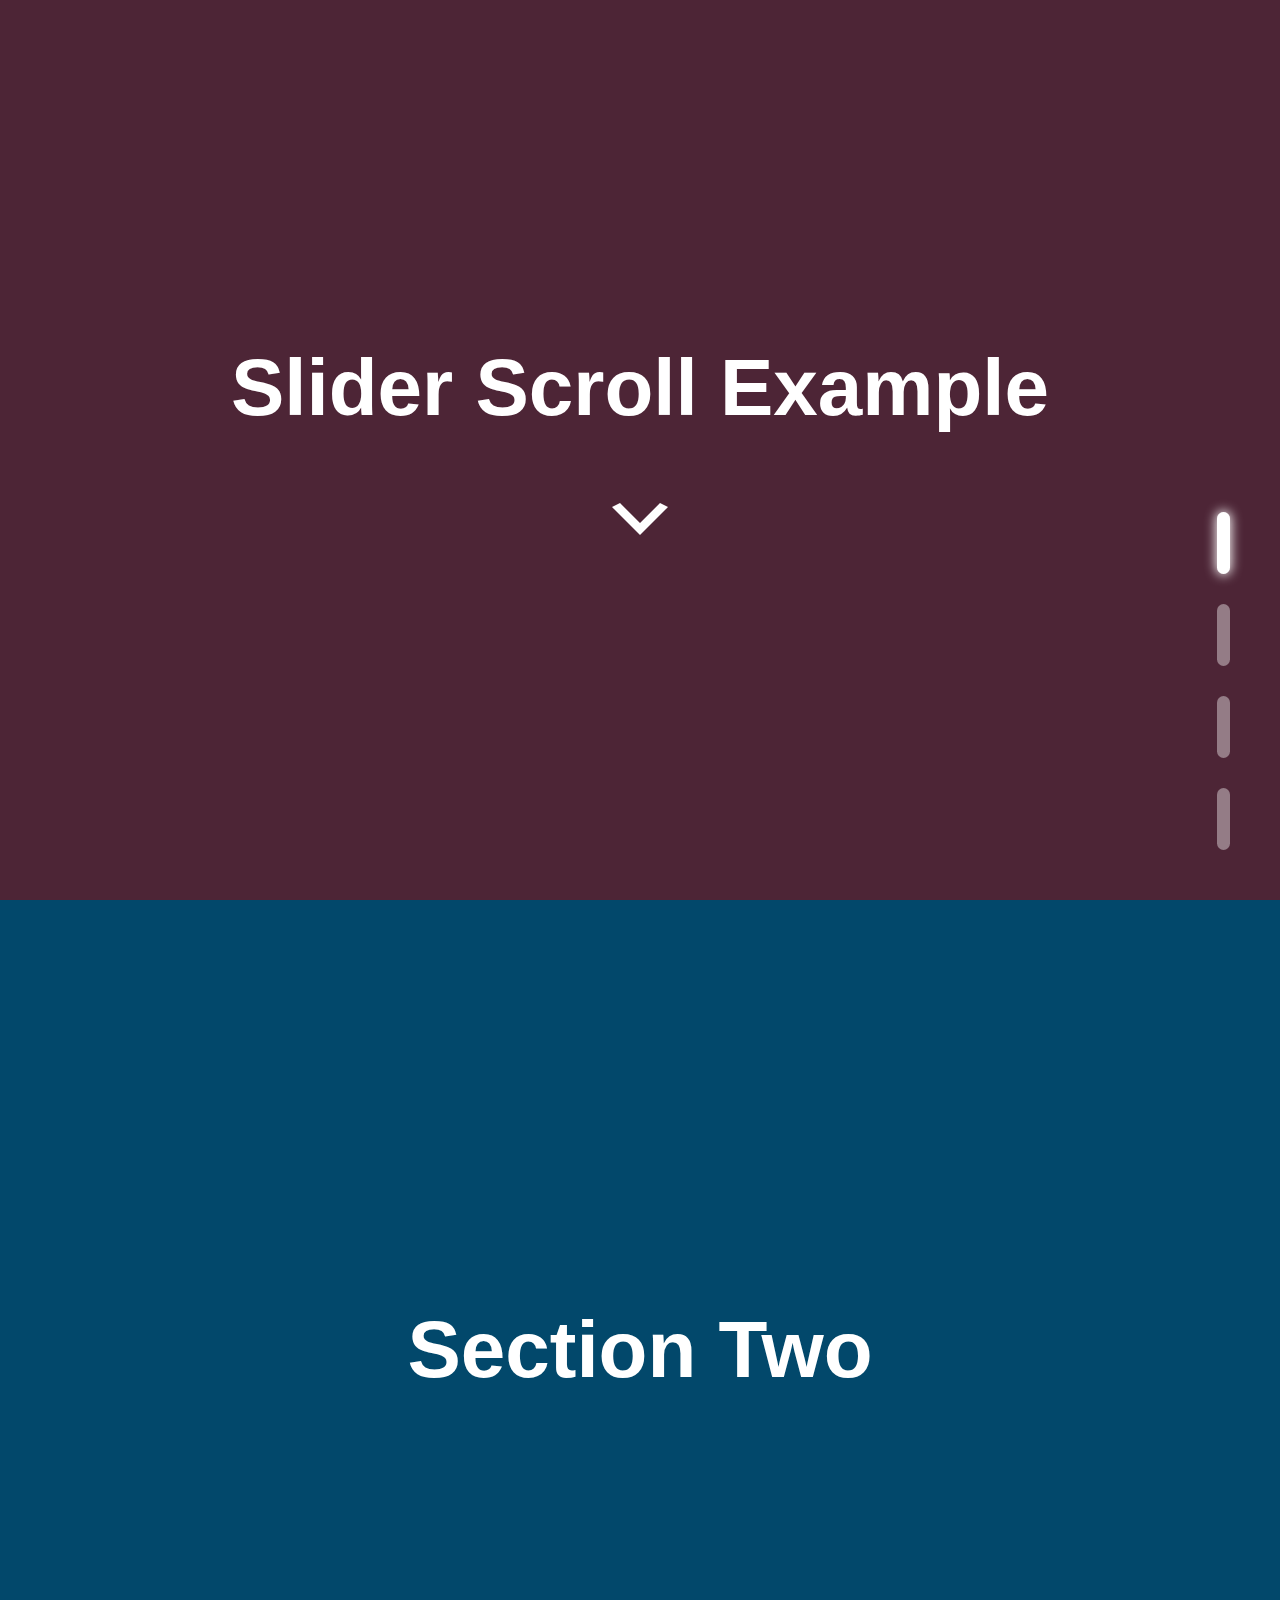
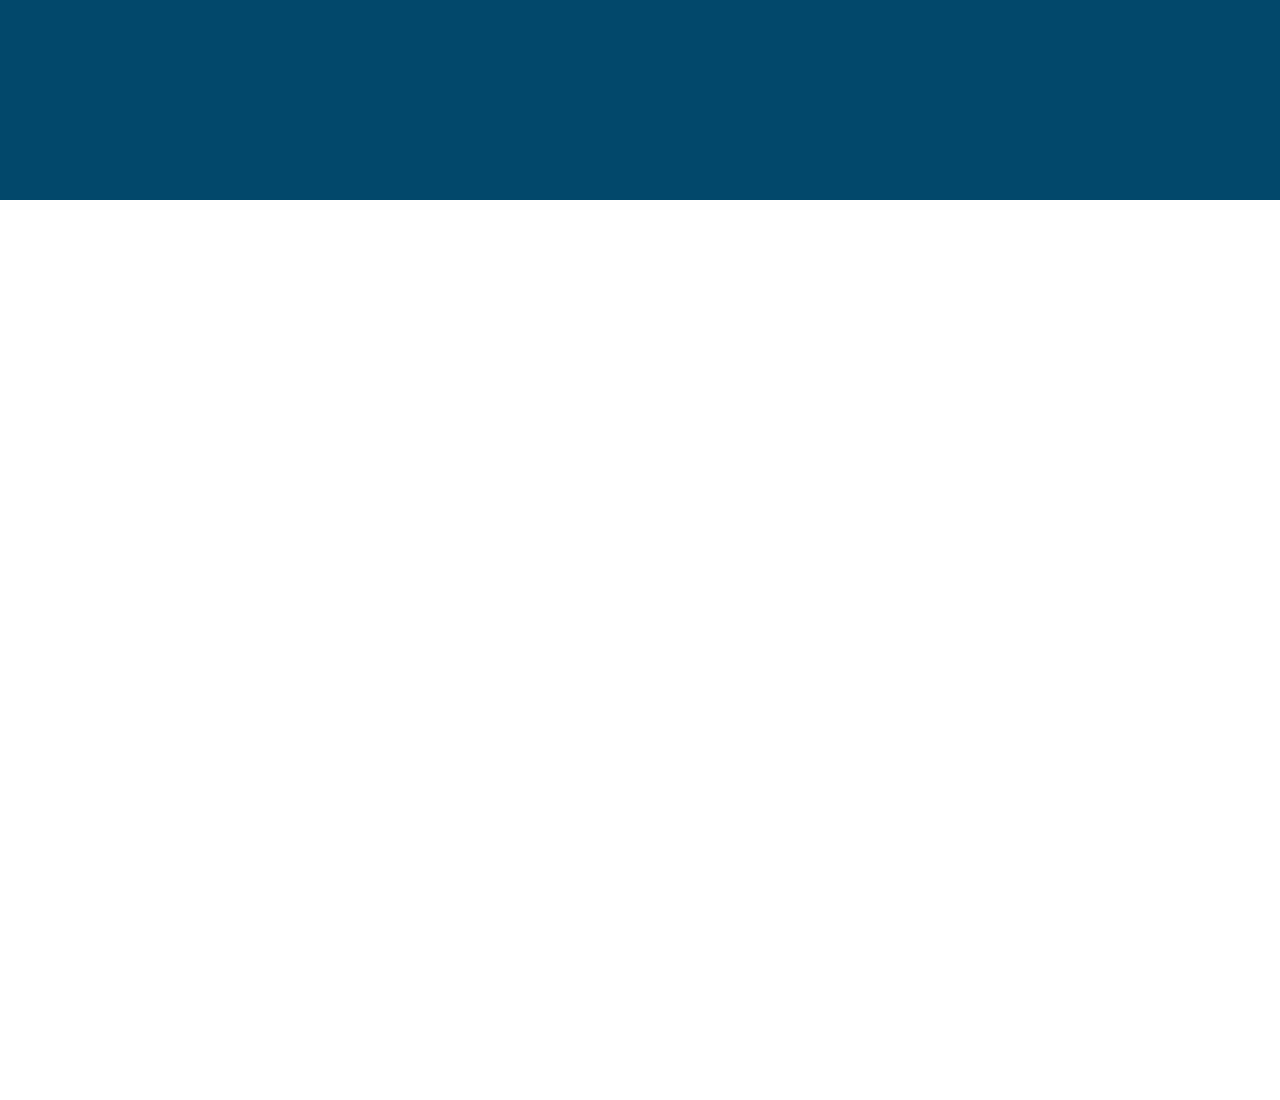
<file: fullscreen-one-page-scroll-slider 2/index.html>
<!DOCTYPE html>
<html lang="en">
  <head>
    <meta charset="UTF-8" />
    <meta http-equiv="X-UA-Compatible" content="IE=edge" />
    <meta name="viewport" content="width=device-width, initial-scale=1.0" />
    <title>Slider Scroll Example</title>

    <link rel="stylesheet" href="main.css" />
  </head>
  <body>
    <div class="layout">
      <div class="section-stick">
        <div class="stick active"></div>
      </div>

      <section class="s1">
        <div class="home">
          <span>Slider Scroll Example</span>
          <svg xmlns="http://www.w3.org/2000/svg" xmlns:xlink="http://www.w3.org/1999/xlink" aria-hidden="true" focusable="false" width="1em" height="1em" style="-ms-transform: rotate(360deg); -webkit-transform: rotate(360deg); transform: rotate(360deg);" preserveAspectRatio="xMidYMid meet" viewBox="0 0 20 20"><path d="M5 6l5 5l5-5l2 1l-7 7l-7-7z" fill="#fff"/><rect x="0" y="0" width="20" height="20" fill="rgba(0, 0, 0, 0)" /></svg>
        </div>
      </section>
      <section class="s2">Section Two</section> <section class="s3">Section Three</section> <section class="s4">Section Four</section>
    </div>

    <script>
      const TIME_OUT = 600 // It should be the same transition time of the sections
      const body = document.querySelector('body')
      const sectionsQty = document.querySelectorAll('section').length
      const sectionStick = document.querySelector('.section-stick')

      let startFlag = true
      let initialScroll = window.scrollY
      let qty = 1,
        main = null,
        next = null

      // Add child elements in .section-stick as number of sections exist
      Array(sectionsQty)
        .fill()
        .forEach(() => {
          sectionStick.innerHTML = sectionStick.innerHTML + '<div class="stick"></div>'
        })

      console.log('SLIDE', qty)

      // Listening to scroll event
      window.onscroll = () => {
        if (startFlag) {
          const scrollDown = this.scrollY >= initialScroll
          const scrollLimit = qty >= 1 && qty <= sectionsQty

          // Verify that the scroll does not exceed the number of sections
          if (scrollLimit) {
            body.style.overflowY = 'hidden' // Lock el scroll

            if (scrollDown && qty < sectionsQty) {
              main = document.querySelector(`section.s${qty}`)
              next = document.querySelector(`section.s${qty + 1}`)

              main.style.transform = 'translateY(-100vh)'
              next.style.transform = 'translateY(0)'

              qty++
            } else if (!scrollDown && qty > 1) {
              main = document.querySelector(`section.s${qty - 1}`)
              next = document.querySelector(`section.s${qty}`)

              main.style.transform = 'translateY(0)'
              next.style.transform = 'translateY(100vh)'

              qty--
            }

            // Scroll progressbar
            const active = document.querySelector('.section-stick .stick.active')
            active.style.top = (62 + 30) * (qty - 1) + 'px'
          }

          console.log('SLIDE', qty)

          // Wait for the scrolling to finish to reset the values
          setTimeout(() => {
            initialScroll = this.scrollY
            startFlag = true
            body.style.overflowY = 'scroll' // Unlock scroll
          }, TIME_OUT)

          startFlag = false
        }

        // Keep scrollbar in the middle of the viewport
        window.scroll(0, window.screen.height)
      }
    </script>
  </body>
</html>
</file>
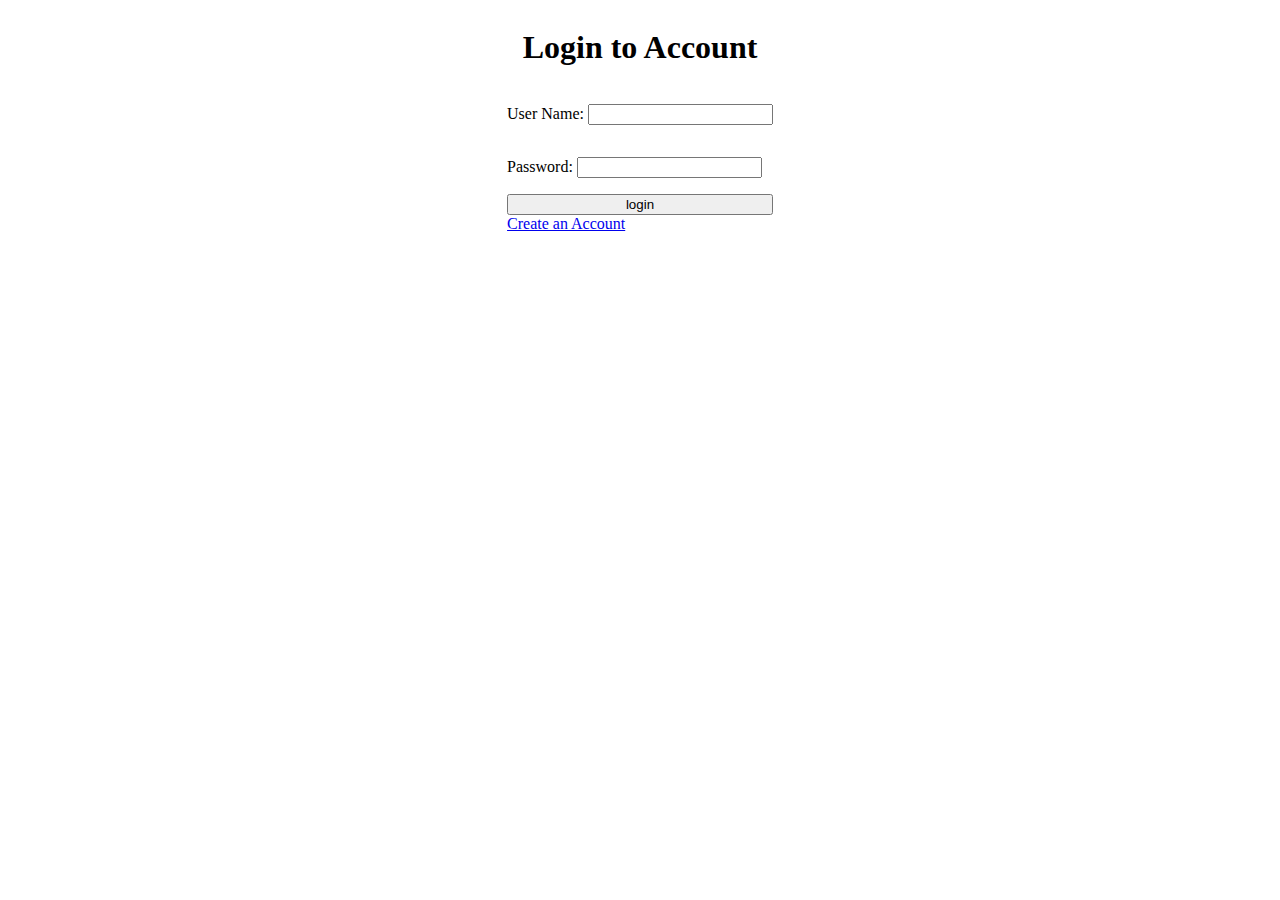
<file: login form/sign-in.html>
<!DOCTYPE html>
<html lang="en">

<head>
    <meta charset="UTF-8">
    <meta http-equiv="X-UA-Compatible" content="IE=edge">
    <meta name="viewport" content="width=device-width, initial-scale=1.0">
    <link rel="stylesheet" href="style.css">
    <title>Login Page</title>
</head>

<body>
    <div id="heading" class="centre">
        <h1>Login to Account</h1>
    </div>

    <div id="form" class="centre">
        <form method="post">
            <div id="field">
                <p>User Name: <input type="text" name="userName" required></p>
                <p>Password: <input type="password" name="password" required></p>
            </div>
            <div id="btn">
                <button name="login" formaction="sign-in.php">login</button>
                <a href="sign-up.html">Create an Account</a>
            </div>
        </form>
    </div>
    

</body>

</html>
</file>
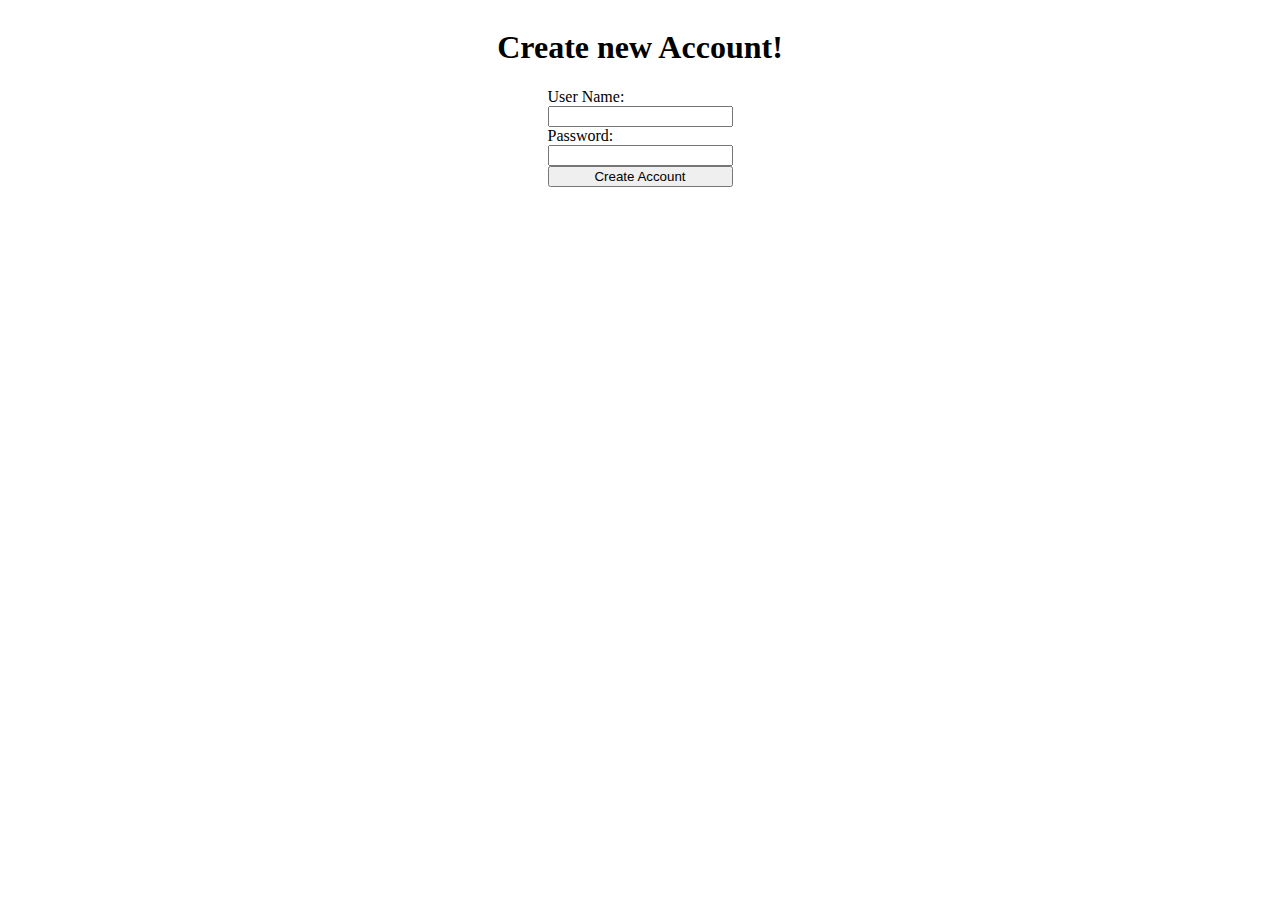
<file: login form/sign-up.html>
<!DOCTYPE html>
<html lang="en">

<head>
    <meta charset="UTF-8">
    <meta http-equiv="X-UA-Compatible" content="IE=edge">
    <meta name="viewport" content="width=device-width, initial-scale=1.0">
    <link rel="stylesheet" href="style.css">
    <title>Sign up page</title>
</head>

<body>
    <div id="heading">
        <h1>Create new Account!</h1>
    </div>
    <div id="form">
        <form method="post">
            <div id="field">
                User Name: <input type="text" name="userName" required>
                Password: <input type="password" name="password" required>
            </div>
            <div id="btn">
                <button name="login" formaction="sign-up.php">Create Account</button>
            </div>
        </form>
    </div>
</body>

</html>
</file>
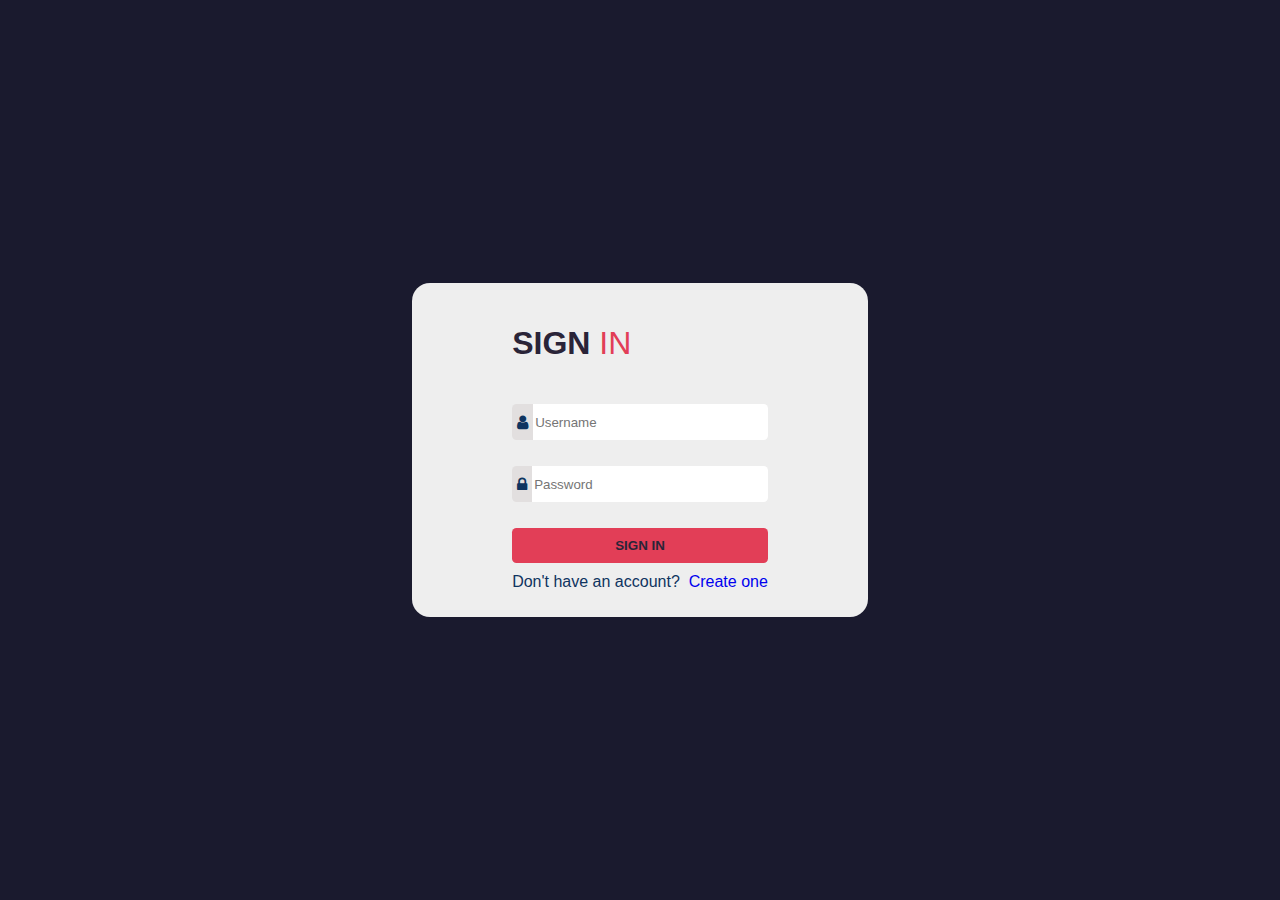
<file: login page with firebase/login.html>
<!DOCTYPE html>
<html lang="en">

<head>
    <meta charset="UTF-8">
    <meta http-equiv="X-UA-Compatible" content="IE=edge">
    <meta name="viewport" content="width=device-width, initial-scale=1.0">
    <link rel="stylesheet" href="https://cdnjs.cloudflare.com/ajax/libs/font-awesome/4.7.0/css/font-awesome.min.css">
    <link rel="preconnect" href="https://fonts.googleapis.com">
    <link rel="preconnect" href="https://fonts.gstatic.com" crossorigin>
    <link href="https://fonts.googleapis.com/css2?family=Inter:wght@500&display=swap" rel="stylesheet">
    <link rel="stylesheet" href="style.css">
    <title>Login Page</title>
</head>

<body>
    <div id="main" class="bg">
        <div id="container">
            <h3 class="heading">SIGN&nbsp<span>IN</span></h3>
            <form class="login" method="post">
                <div id="input">
                    <p class="input"><i class="fa fa-user" id="logo"></i><input type="text" placeholder="Username"
                            name="userName" id="userName" required></p>
                    <p class="input"><i class="fa fa-lock" id="logo"></i><input type="password" placeholder="Password"
                            name="password" id="password" required></p>
                </div>

                <div id="msg"></div>

                <div id="btn">
                    <button type="button" class="btn same" onclick="fetchData(userName.value, password.value)">SIGN
                        IN</button>
                    <p>Don&#39t have an account? &nbsp <a href="sign up.html">Create one</a></p>
                </div>
            </form>
        </div>
    </div>

    <script src="login.js"></script>

</body>

</html>
</file>
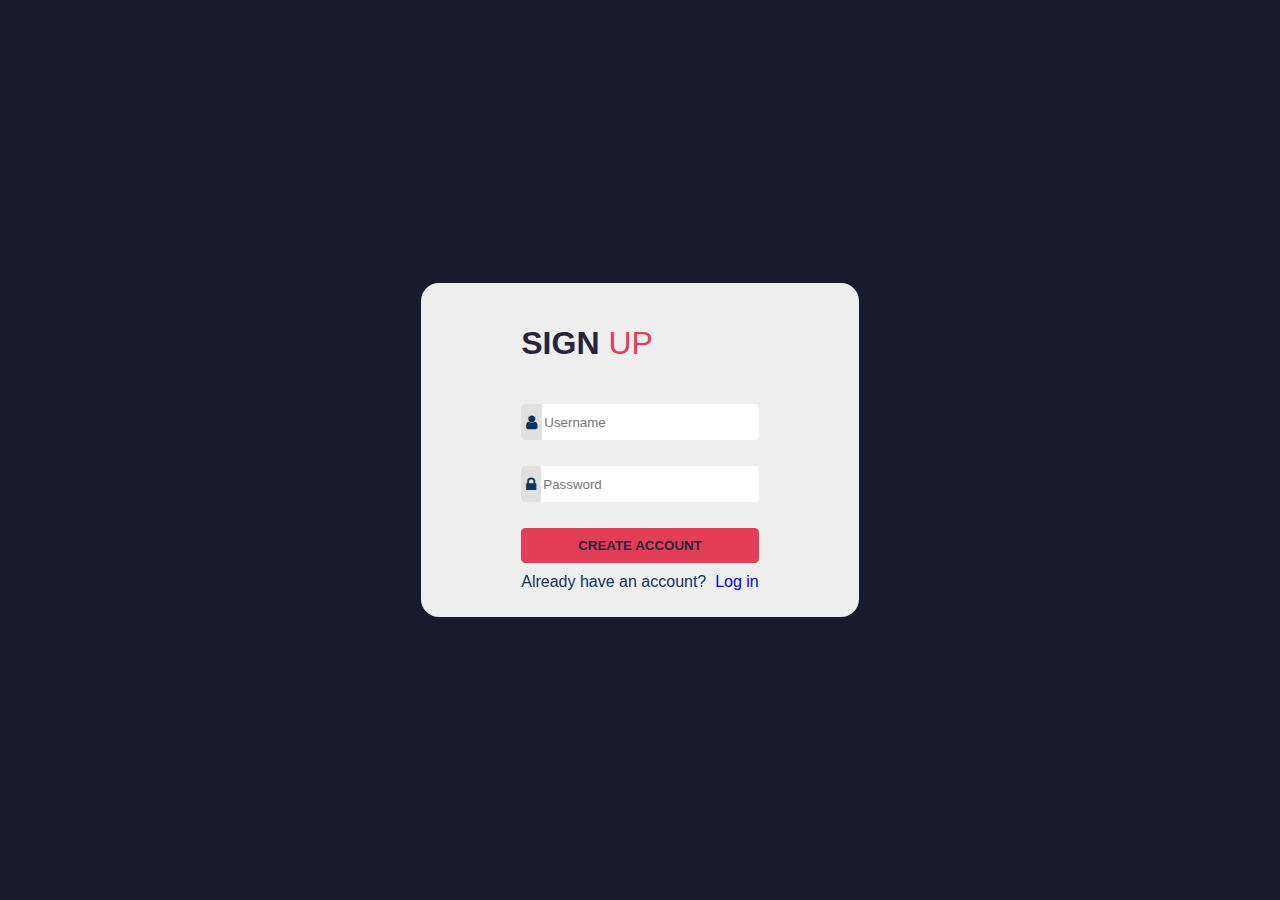
<file: login page with firebase/sign up.html>
<!DOCTYPE html>
<html lang="en">

<head>
    <meta charset="UTF-8">
    <meta http-equiv="X-UA-Compatible" content="IE=edge">
    <meta name="viewport" content="width=device-width, initial-scale=1.0">
    <link rel="stylesheet" href="https://cdnjs.cloudflare.com/ajax/libs/font-awesome/4.7.0/css/font-awesome.min.css">
    <link rel="preconnect" href="https://fonts.googleapis.com">
    <link rel="preconnect" href="https://fonts.gstatic.com" crossorigin>
    <link href="https://fonts.googleapis.com/css2?family=Inter:wght@500&display=swap" rel="stylesheet">
    <link rel="stylesheet" href="style.css">
    <title>Sign Up</title>
</head>

<body>
    <div id="main" class="bg">
        <div id="container">
            <h3 class="heading">SIGN&nbsp<span>UP</span></h3>
            <form class="login" method="post">
                <div id="input">
                    <p class="input"><i class="fa fa-user" id="logo"></i><input type="text" placeholder="Username"
                            name="userName" id="userName" required></p>
                    <p class="input"><i class="fa fa-lock" id="logo"></i><input type="password" placeholder="Password"
                            name="password" id="password" required></p>
                </div>

                <div id="msg"></div>

                <div id="btn">
                    <button type="button" class="btn same" onclick="fetchData(userName.value, password.value)">CREATE
                        ACCOUNT</button>
                    <p>Already have an account? &nbsp <a href="login.html">Log in</a></p>
                </div>
            </form>
        </div>
    </div>

    <script src="sign up.js"></script>

</body>

</html>
</file>
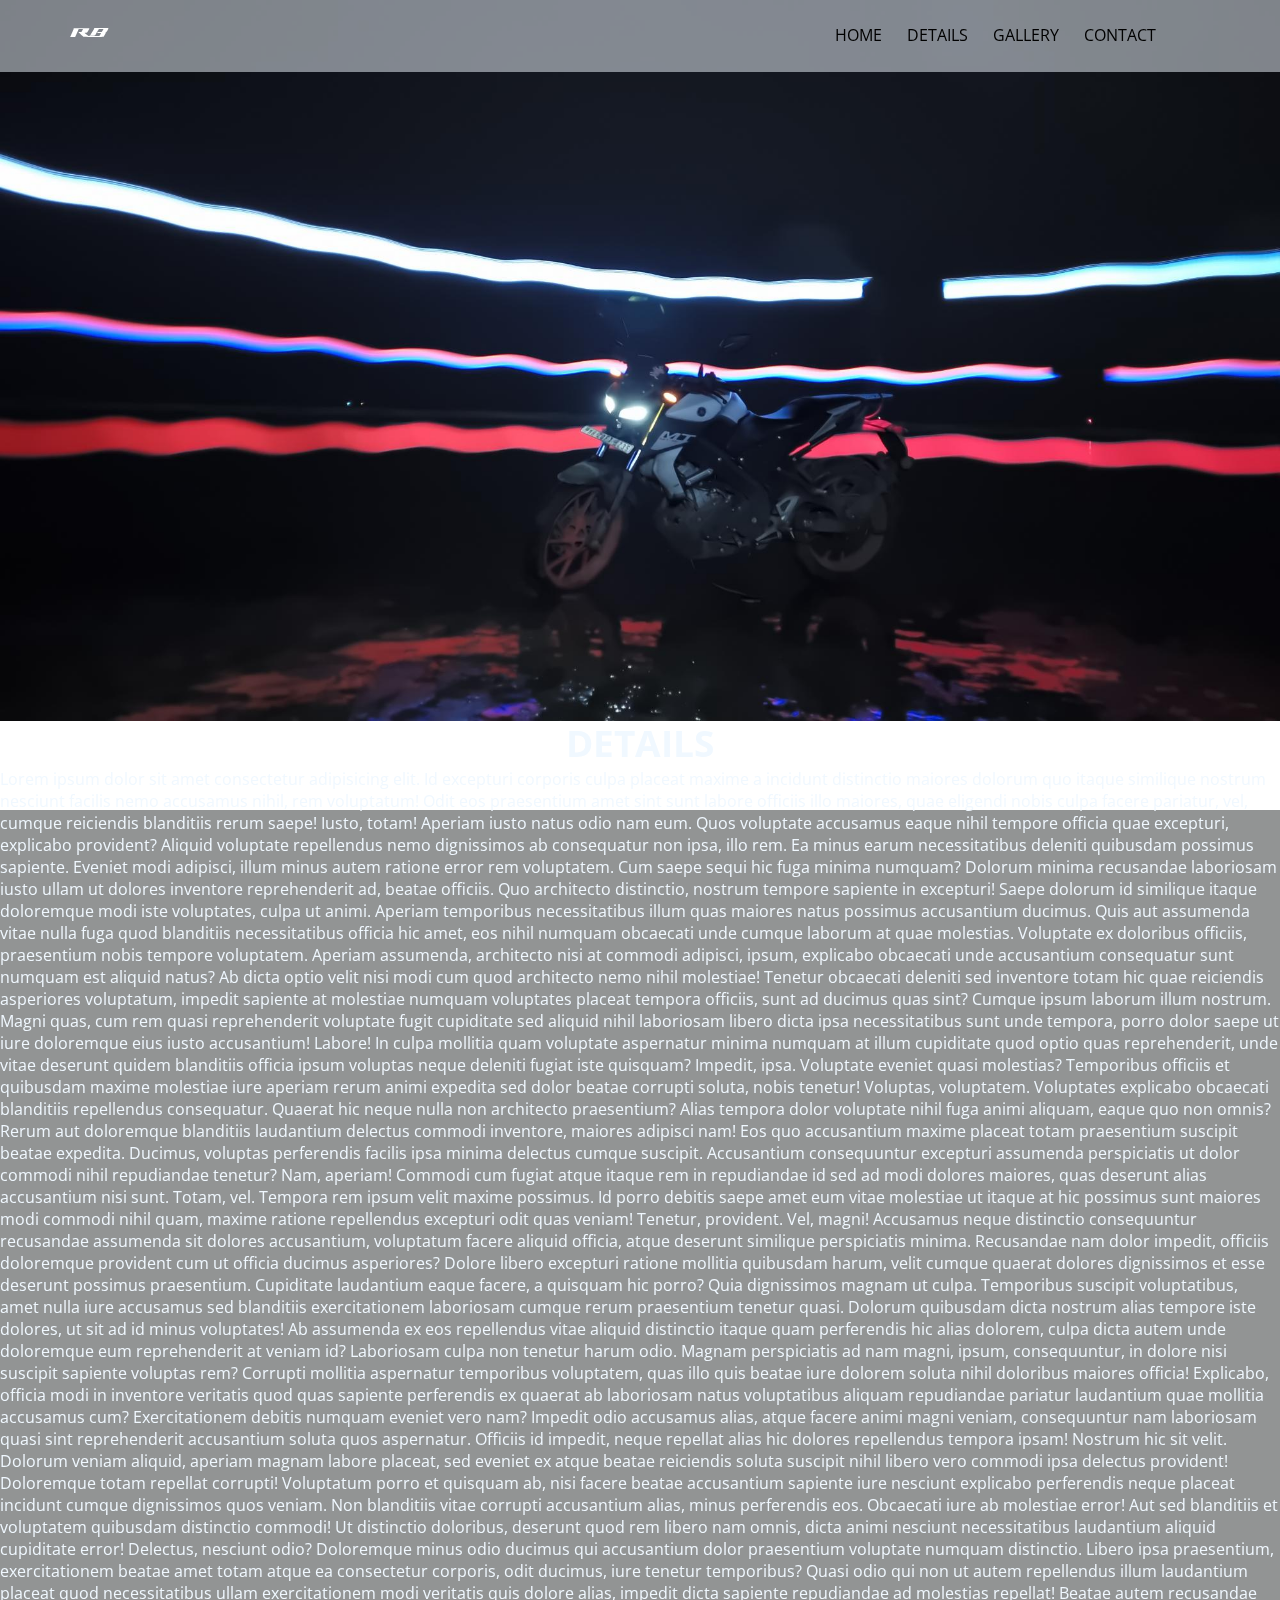
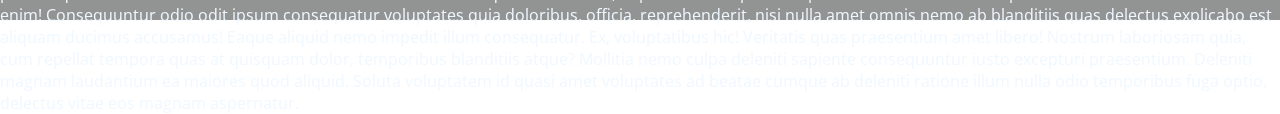
<file: portfolio/portfolio.html>
<!DOCTYPE html>
<html lang="en">

<head>
    <meta charset="UTF-8">
    <meta http-equiv="X-UA-Compatible" content="IE=edge">
    <meta name="viewport" content="width=device-width, initial-scale=1.0">
    <link rel="preconnect" href="https://fonts.googleapis.com">
    <link rel="preconnect" href="https://fonts.gstatic.com" crossorigin>
    <link href="https://fonts.googleapis.com/css2?family=Inter:wght@500&family=Open+Sans:wght@500&display=swap"
        rel="stylesheet">
    <link rel="stylesheet" href="style.css">
    <title>Portfolio</title>
</head>

<body>
    <div id="div1">
        <section id="homePage">
            <div id="navDiv">
                <nav id="navBar">
                    <div id="logo">
                        <img src="logo.svg" alt="RB logo" id="logoImg">
                    </div>
                    <div id="navLinks">
                        <P class="navItems">HOME</P>
                        <P class="navItems">DETAILS</P>
                        <P class="navItems">GALLERY</P>
                        <P class="navItems">CONTACT</P>
                    </div>
                </nav>
            </div>
        </section>
    </div>

    <div id="div2">
        <section>
            <div id="detailsHeading">
                <h3>DETAILS</h3>
            </div>
            <div id="detailsContent">
                <p>Lorem ipsum dolor sit amet consectetur adipisicing elit. Id excepturi corporis culpa placeat maxime a incidunt distinctio maiores dolorum quo itaque similique nostrum nesciunt facilis nemo accusamus nihil, rem voluptatum!
                    Odit eos praesentium amet sint sunt labore officiis illo maiores, quae eligendi nobis culpa facere pariatur, vel, cumque reiciendis blanditiis rerum saepe! Iusto, totam! Aperiam iusto natus odio nam eum.
                    Quos voluptate accusamus eaque nihil tempore officia quae excepturi, explicabo provident? Aliquid voluptate repellendus nemo dignissimos ab consequatur non ipsa, illo rem. Ea minus earum necessitatibus deleniti quibusdam possimus sapiente.
                    Eveniet modi adipisci, illum minus autem ratione error rem voluptatem. Cum saepe sequi hic fuga minima numquam? Dolorum minima recusandae laboriosam iusto ullam ut dolores inventore reprehenderit ad, beatae officiis.
                    Quo architecto distinctio, nostrum tempore sapiente in excepturi! Saepe dolorum id similique itaque doloremque modi iste voluptates, culpa ut animi. Aperiam temporibus necessitatibus illum quas maiores natus possimus accusantium ducimus.
                    Quis aut assumenda vitae nulla fuga quod blanditiis necessitatibus officia hic amet, eos nihil numquam obcaecati unde cumque laborum at quae molestias. Voluptate ex doloribus officiis, praesentium nobis tempore voluptatem.
                    Aperiam assumenda, architecto nisi at commodi adipisci, ipsum, explicabo obcaecati unde accusantium consequatur sunt numquam est aliquid natus? Ab dicta optio velit nisi modi cum quod architecto nemo nihil molestiae!
                    Tenetur obcaecati deleniti sed inventore totam hic quae reiciendis asperiores voluptatum, impedit sapiente at molestiae numquam voluptates placeat tempora officiis, sunt ad ducimus quas sint? Cumque ipsum laborum illum nostrum.
                    Magni quas, cum rem quasi reprehenderit voluptate fugit cupiditate sed aliquid nihil laboriosam libero dicta ipsa necessitatibus sunt unde tempora, porro dolor saepe ut iure doloremque eius iusto accusantium! Labore!
                    In culpa mollitia quam voluptate aspernatur minima numquam at illum cupiditate quod optio quas reprehenderit, unde vitae deserunt quidem blanditiis officia ipsum voluptas neque deleniti fugiat iste quisquam? Impedit, ipsa.
                    Voluptate eveniet quasi molestias? Temporibus officiis et quibusdam maxime molestiae iure aperiam rerum animi expedita sed dolor beatae corrupti soluta, nobis tenetur! Voluptas, voluptatem. Voluptates explicabo obcaecati blanditiis repellendus consequatur.
                    Quaerat hic neque nulla non architecto praesentium? Alias tempora dolor voluptate nihil fuga animi aliquam, eaque quo non omnis? Rerum aut doloremque blanditiis laudantium delectus commodi inventore, maiores adipisci nam!
                    Eos quo accusantium maxime placeat totam praesentium suscipit beatae expedita. Ducimus, voluptas perferendis facilis ipsa minima delectus cumque suscipit. Accusantium consequuntur excepturi assumenda perspiciatis ut dolor commodi nihil repudiandae tenetur?
                    Nam, aperiam! Commodi cum fugiat atque itaque rem in repudiandae id sed ad modi dolores maiores, quas deserunt alias accusantium nisi sunt. Totam, vel. Tempora rem ipsum velit maxime possimus.
                    Id porro debitis saepe amet eum vitae molestiae ut itaque at hic possimus sunt maiores modi commodi nihil quam, maxime ratione repellendus excepturi odit quas veniam! Tenetur, provident. Vel, magni!
                    Accusamus neque distinctio consequuntur recusandae assumenda sit dolores accusantium, voluptatum facere aliquid officia, atque deserunt similique perspiciatis minima. Recusandae nam dolor impedit, officiis doloremque provident cum ut officia ducimus asperiores?
                    Dolore libero excepturi ratione mollitia quibusdam harum, velit cumque quaerat dolores dignissimos et esse deserunt possimus praesentium. Cupiditate laudantium eaque facere, a quisquam hic porro? Quia dignissimos magnam ut culpa.
                    Temporibus suscipit voluptatibus, amet nulla iure accusamus sed blanditiis exercitationem laboriosam cumque rerum praesentium tenetur quasi. Dolorum quibusdam dicta nostrum alias tempore iste dolores, ut sit ad id minus voluptates!
                    Ab assumenda ex eos repellendus vitae aliquid distinctio itaque quam perferendis hic alias dolorem, culpa dicta autem unde doloremque eum reprehenderit at veniam id? Laboriosam culpa non tenetur harum odio.
                    Magnam perspiciatis ad nam magni, ipsum, consequuntur, in dolore nisi suscipit sapiente voluptas rem? Corrupti mollitia aspernatur temporibus voluptatem, quas illo quis beatae iure dolorem soluta nihil doloribus maiores officia!
                    Explicabo, officia modi in inventore veritatis quod quas sapiente perferendis ex quaerat ab laboriosam natus voluptatibus aliquam repudiandae pariatur laudantium quae mollitia accusamus cum? Exercitationem debitis numquam eveniet vero nam?
                    Impedit odio accusamus alias, atque facere animi magni veniam, consequuntur nam laboriosam quasi sint reprehenderit accusantium soluta quos aspernatur. Officiis id impedit, neque repellat alias hic dolores repellendus tempora ipsam!
                    Nostrum hic sit velit. Dolorum veniam aliquid, aperiam magnam labore placeat, sed eveniet ex atque beatae reiciendis soluta suscipit nihil libero vero commodi ipsa delectus provident! Doloremque totam repellat corrupti!
                    Voluptatum porro et quisquam ab, nisi facere beatae accusantium sapiente iure nesciunt explicabo perferendis neque placeat incidunt cumque dignissimos quos veniam. Non blanditiis vitae corrupti accusantium alias, minus perferendis eos.
                    Obcaecati iure ab molestiae error! Aut sed blanditiis et voluptatem quibusdam distinctio commodi! Ut distinctio doloribus, deserunt quod rem libero nam omnis, dicta animi nesciunt necessitatibus laudantium aliquid cupiditate error!
                    Delectus, nesciunt odio? Doloremque minus odio ducimus qui accusantium dolor praesentium voluptate numquam distinctio. Libero ipsa praesentium, exercitationem beatae amet totam atque ea consectetur corporis, odit ducimus, iure tenetur temporibus?
                    Quasi odio qui non ut autem repellendus illum laudantium placeat quod necessitatibus ullam exercitationem modi veritatis quis dolore alias, impedit dicta sapiente repudiandae ad molestias repellat! Beatae autem recusandae enim!
                    Consequuntur odio odit ipsum consequatur voluptates quia doloribus, officia, reprehenderit, nisi nulla amet omnis nemo ab blanditiis quas delectus explicabo est aliquam ducimus accusamus! Eaque aliquid nemo impedit illum consequatur.
                    Ex, voluptatibus hic! Veritatis quas praesentium amet libero! Nostrum laboriosam quia, cum repellat tempora quas at quisquam dolor, temporibus blanditiis atque? Mollitia nemo culpa deleniti sapiente consequuntur iusto excepturi praesentium.
                    Deleniti magnam laudantium ea maiores quod aliquid. Soluta voluptatem id quasi amet voluptates ad beatae cumque ab deleniti ratione illum nulla odio temporibus fuga optio, delectus vitae eos magnam aspernatur.</p>
            </div>
        </section>
    </div>
    

    
</body>

</html>
</file>
<file: fullscreen-one-page-scroll-slider 2/main.css>
:root {
  --color-white: #fff;
  --time-animation: 0.6s;
}

@keyframes pulse {
  0% {
    transform: translateY(0px);
  }
  50% {
    transform: translateY(25px);
  }
  100% {
    transform: translateY(0px);
  }
}

html {
  scrollbar-width: none;
}

body {
  margin: 0;
  padding: 0;
  font-family: sans-serif;
  overflow: hidden scroll;
  -ms-overflow-style: none;
}

body::-webkit-scrollbar {
  display: none;
}

.layout {
  width: 100%;
  height: calc(100vh * 3);
  position: relative;
}

.layout .section-stick {
  margin: auto;

  position: fixed;
  right: 50px;
  bottom: 50px;

  display: flex;
  flex-direction: column;
  row-gap: 30px;
  align-items: center;
  justify-content: flex-start;

  z-index: 1000;
}

.layout .section-stick .stick,
.layout .section-stick .active {
  width: 13px;
  height: 62px;

  border: none;
  border-radius: 9px;
}

.layout .section-stick .stick {
  position: relative;

  background-color: rgba(255, 255, 255, 0.4);
  transition: all var(--time-animation) ease-in-out;
}

.layout .section-stick .active {
  position: absolute;

  background-color: var(--color-white);
  box-shadow: 0px 0px 12px 1px var(--color-white);
  backdrop-filter: blur(3px);
  -webkit-backdrop-filter: blur(3px);
}

.layout section {
  width: 100%;
  height: 100vh;

  position: fixed;
  top: 0;
  left: 0;
  right: 0;

  display: flex;
  align-items: center;
  justify-content: center;

  text-align: center;
  color: var(--color-white);
  font-size: 80px;
  font-weight: 600;

  transform: translateY(100vh);
  transition: all var(--time-animation) ease-in-out;

  z-index: 0;
}

.layout section .home {
  display: flex;
  flex-direction: column;
  row-gap: 45px;
  align-items: center;
}

.layout section .home svg {
  animation: pulse 1.4s linear infinite normal;
}

.layout .s1 {
  background-color: #4d2536;
  transform: translateY(0);
  z-index: 4;
}

.layout .s2 {
  background-color: #02486b;
  z-index: 3;
}

.layout .s3 {
  background-color: #171716;
  z-index: 2;
}

.layout .s4 {
  background-color: #154621;
  z-index: 1;
}

#author {
  margin: auto;
  position: fixed;
  bottom: 40px;
  left: 40px;

  display: flex;
  column-gap: 10px;
  align-items: center;

  color: var(--color-white);
  font-size: 25px;
  z-index: 10;
}

#author svg {
  font-size: 40px;
}

/************************************* RESPONSIVE ***************************************/

/* MOBILE */
@media screen and (max-width: 576px) {
  body::-webkit-scrollbar {
    width: 0px;
    background: transparent;
    -webkit-appearance: none;
  }

  .layout .section-stick {
    right: 20px;
    bottom: 20px;
    transform: scale(0.7);
  }

  .layout section {
    font-size: 40px;
  }

  #author {
    left: 20px;
    bottom: 20px;
    font-size: 18px;
  }

  #author svg {
    font-size: 30px;
  }
}
</file>
<file: login form/style.css>
#heading, #form{
    display: flex;
    flex-direction: column;
    justify-content: center;
    align-items: center;
}
#field{
    display: flex;
    flex-direction: column;
}
#btn{
    display: flex;
    flex-direction: column;
    justify-content: center;
    /* align-items: center; */
}
</file>
<file: login page with firebase/style.css>
* {
  font-family: 'Asap', sans-serif;
}

body {
  margin: 0;
  padding: 0;
}

.bg {
  background-color: #1A1A2E;
}

#main {
  display: flex;
  flex-direction: column;
  justify-content: center;
  align-items: center;
  height: 100vh;
}

#container {
  border-radius: 2vh;
  background-color: #EEEEEE;
  /* padding: 5vh 10vh; */
  padding: 10px 100px 10px 100px;
  display: flex;
  flex-direction: column;
  box-sizing: border-box;
}


#input {
  display: flex;
  flex-direction: column;
}


button {
  border: none;
  color: aliceblue;
  border-radius: 0.5vh;
}

input {
  border: none;
  color: rgb(27, 27, 27);
  border-radius: 0 0.5vh 0.5vh 0;
  width: 100%;
  padding-top: 10px;
  padding-bottom: 10px;
}


.btn {
  margin-top: 10px;
  padding: 10px 20px 10px 20px;
}

#btn {
  display: flex;
  flex-direction: column;
}

p {
  display: flex;
  flex-direction: row;
  margin-top: 10px;
  color: #0F3460;
}

#logo {
  padding: 5px 5px;
  background-color: rgb(226, 223, 223);
  border-radius: 0.5vh 0 0 0.5vh;
  padding-top: 10px;
  padding-bottom: 10px;
}

span {
  color: #E23E57;
  font-weight: 100;
}

.same{
  background-color: #E23E57;
  color: #2A2438;
  font-weight: bold;
}

a {
  text-decoration: none;
}

.heading{
  font-size: xx-large;
  color: #2A2438;
}
</file>
<file: portfolio/style.css>
* {
    margin: 0;
    padding: 0;
    font-family: 'Inter', sans-serif;
    font-family: 'Open Sans', sans-serif;
}

a {
    text-decoration: none;
}

body {
    background-image: url(bike.png);
    background-repeat: no-repeat;
    background-size:100vw;
    background-attachment:fixed;
    overflow: hidden scroll;
    -ms-overflow-style: none;
}

body::-webkit-scrollbar {
    display: none;
  }
  
#div1{
    height: 90vh;
}

#navDiv {
    display: flex;
    flex-direction: row;
    justify-content: center;
    position: fixed;
}

#navBar {
    display: flex;
    flex-direction: row;
    background-color: rgba(240, 248, 255, 0);
    padding-top: 30px;
    padding-bottom: 20px;
    justify-content: space-between;
    width: 90vw;
    padding: 1.5vw 5vw 1.5vw 5vw;
    color: aliceblue;
}

#navBar:hover {
    background-color: rgba(240, 248, 255, 0.508);
    color: black;
}

img{
    color: aliceblue;
    width: 4vw;
}

#navLinks {
    width: auto;
    padding: 0 50px 0 50px;
    display: flex;
    flex-direction: row;
}

.navItems {
    padding: 5px 10px 5px 10px;
    margin-left: 5px;

}

.navItems:hover {
    background-color: #f0f8ff;
    border-radius: 2px;
}

/* ------------------------------------------------------------- */

#div2{
    display: flex;
    align-items: center;
    justify-content: center;
    background-color: rgba(16, 19, 19, 0.454);
    backdrop-filter: blur(5px);
    height: 90vh;
    color: aliceblue;
}

#detailsHeading{
    font-size: xx-large;
    display: flex;
    justify-content: center;
    align-items: center;
    position: relative;
}

#detailsContent{

}
</file>
